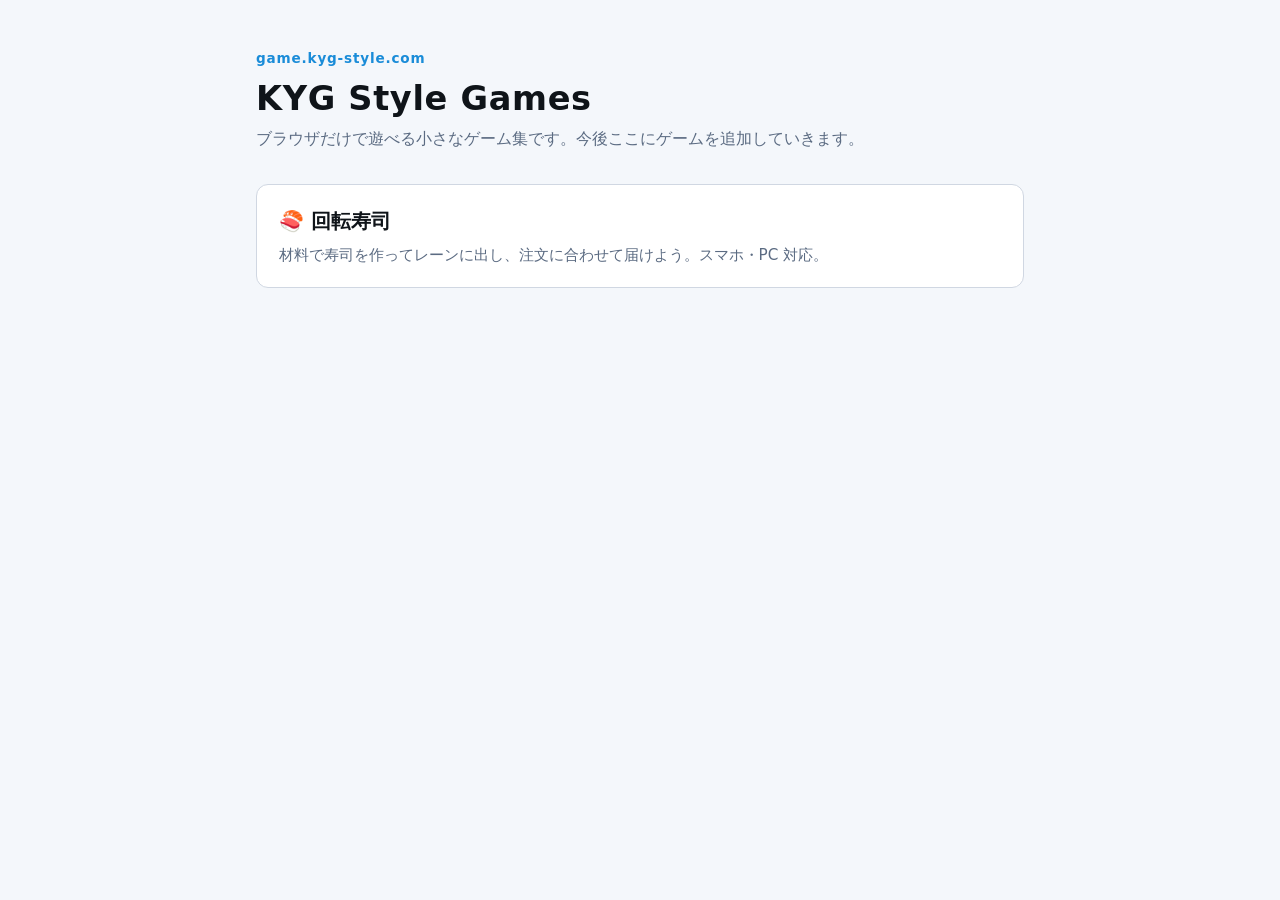
<file: index.html>
<!DOCTYPE html>
<html lang="ja">
<head>
  <meta charset="UTF-8">
  <meta name="viewport" content="width=device-width, initial-scale=1">
  <meta name="color-scheme" content="light dark">
  <meta name="theme-color" content="#0f1419" media="(prefers-color-scheme: dark)">
  <meta name="theme-color" content="#f4f7fb" media="(prefers-color-scheme: light)">
  <meta name="description" content="KYG Style のブラウザ向けゲーム集。回転寿司など。">
  <title>KYG Style Games</title>
  <link rel="stylesheet" href="style.css">
  <meta property="og:type" content="website">
  <meta property="og:site_name" content="KYG Style Games">
  <meta property="og:title" content="KYG Style Games">
  <meta property="og:description" content="ブラウザだけで遊べる小さなゲーム集。回転寿司など。">
  <meta property="og:url" content="https://game.kyg-style.com/">
  <meta name="twitter:card" content="summary">
  <meta name="twitter:title" content="KYG Style Games">
  <meta name="twitter:description" content="ブラウザだけで遊べる小さなゲーム集。回転寿司など。">
  <!-- Google Analytics (GA4) -->
  <script async src="https://www.googletagmanager.com/gtag/js?id=G-6NN07DBP18"></script>
  <script src="/analytics.js"></script>
</head>
<body>
  <main class="container">
    <header class="header">
      <p class="brand">game.kyg-style.com</p>
      <h1>KYG Style Games</h1>
      <p class="subtitle">ブラウザだけで遊べる小さなゲーム集です。今後ここにゲームを追加していきます。</p>
    </header>

    <section class="games" aria-label="ゲーム一覧">
      <a class="card" href="sushi/">
        <h2>🍣 回転寿司</h2>
        <p>材料で寿司を作ってレーンに出し、注文に合わせて届けよう。スマホ・PC 対応。</p>
      </a>
    </section>
  </main>
</body>
</html>
</file>
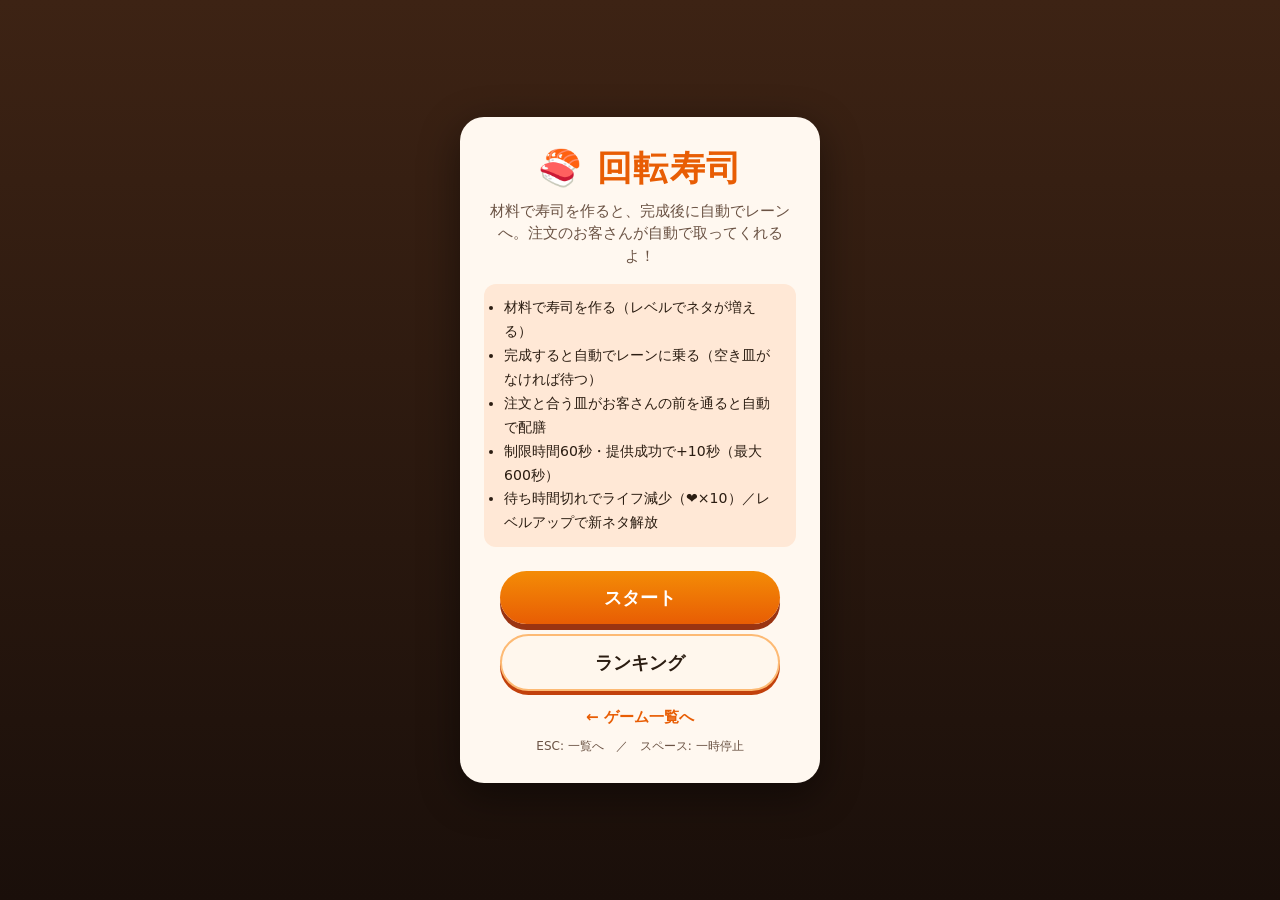
<file: sushi/index.html>
<!DOCTYPE html>
<html lang="ja">
<head>
  <meta charset="UTF-8" />
  <meta name="viewport" content="width=device-width, initial-scale=1, maximum-scale=1, user-scalable=no" />
  <meta name="apple-mobile-web-app-capable" content="yes" />
  <title>回転寿司ゲーム</title>
  <link rel="stylesheet" href="style.css?v=20260922m" />
  <!-- Google Analytics (GA4) -->
  <script async src="https://www.googletagmanager.com/gtag/js?id=G-6NN07DBP18"></script>
  <script src="/analytics.js"></script>
</head>
<body>
  <div id="app">
    <!-- Start screen -->
    <section id="start-screen" class="screen">
      <div class="panel">
        <h1 class="title">🍣 回転寿司</h1>
        <p class="subtitle">材料で寿司を作ると、完成後に自動でレーンへ。注文のお客さんが自動で取ってくれるよ！</p>
        <ul class="howto">
          <li>材料で寿司を作る（レベルでネタが増える）</li>
          <li>完成すると自動でレーンに乗る（空き皿がなければ待つ）</li>
          <li>注文と合う皿がお客さんの前を通ると自動で配膳</li>
          <li>制限時間60秒・提供成功で+10秒（最大600秒）</li>
          <li>待ち時間切れでライフ減少（❤️×10）／レベルアップで新ネタ解放</li>
        </ul>
        <div class="start-actions">
          <button id="btn-start" class="btn primary" type="button">スタート</button>
          <button id="btn-ranking-start" class="btn secondary" type="button">ランキング</button>
        </div>
        <div id="start-ranking-panel" class="ranking-panel hidden" aria-label="ランキング">
          <h3 class="ranking-title">全国ランキング TOP100</h3>
          <ol id="start-ranking-list" class="ranking-list"></ol>
          <button id="btn-ranking-close" class="btn secondary small" type="button">閉じる</button>
        </div>
        <a class="back-link" href="../">← ゲーム一覧へ</a>
        <p class="key-hint">ESC: 一覧へ　／　スペース: 一時停止</p>
      </div>
    </section>

    <!-- Game screen -->
    <section id="game-screen" class="screen hidden">
      <a id="btn-home" class="home-link" href="../" title="ゲーム一覧へ">← 一覧</a>
      <header id="hud">
        <div class="hud-item">
          <span class="hud-label">スコア</span>
          <span id="score" class="hud-value">0</span>
        </div>
        <div class="hud-item">
          <span class="hud-label">レベル</span>
          <span id="level" class="hud-value">1</span>
        </div>
        <div class="hud-item hud-time">
          <span class="hud-label">残り時間</span>
          <span id="time-left" class="hud-value">60秒</span>
        </div>
        <div class="hud-item">
          <span class="hud-label">ライフ</span>
          <span id="lives" class="hud-value lives">❤️❤️❤️❤️❤️❤️❤️❤️❤️❤️</span>
        </div>
        <div class="hud-item">
          <span class="hud-label">お客</span>
          <span id="customer-count" class="hud-value">1</span>
        </div>
      </header>

      <div id="customers" aria-label="お客さん"></div>

      <div id="belt-area">
        <div id="belt-track">
          <div class="belt-inner"></div>
          <div id="plates"></div>
        </div>
        <div class="shop-sign">回転寿司</div>
      </div>

      <div id="craft-panel" aria-label="寿司づくり">
        <div id="craft-preview" class="craft-preview" aria-hidden="true"><span class="sushi-icon empty-dish size-lg" aria-hidden="true"></span></div>
        <div id="craft-progress" class="craft-progress">材料を選んでね</div>
        <div id="craft-ingredients" class="craft-ingredients" role="group" aria-label="材料"></div>
        <button id="btn-place" class="btn place hidden" type="button" disabled aria-hidden="true" tabindex="-1">レーンに出す</button>
      </div>

      <div id="toast" class="toast hidden" aria-live="polite"></div>
      <div id="pause-overlay" class="pause-overlay hidden" aria-hidden="true">
        <div class="pause-panel">
          <p class="pause-title">一時停止</p>
          <p class="pause-hint">スペースでもう一度 → 再開</p>
          <a class="back-link" href="../">← ゲーム一覧へ</a>
        </div>
      </div>
    </section>

    <!-- Game over screen -->
    <section id="gameover-screen" class="screen hidden">
      <div class="panel gameover-panel">
        <h2 class="title" id="gameover-title">ゲームオーバー</h2>
        <p class="final-score">スコア: <strong id="final-score">0</strong></p>
        <p class="final-meta" id="final-meta"></p>
        <p class="final-hint" id="final-hint"></p>

        <div id="ranking-form" class="ranking-form">
          <p class="ranking-form-label">全国ランキングに登録（任意）</p>
          <div class="ranking-form-row">
            <input id="rank-name" type="text" maxlength="12" placeholder="なまえ（12文字まで）" autocomplete="off" />
            <button id="btn-rank-submit" class="btn primary small" type="button">登録</button>
          </div>
          <button id="btn-rank-skip" class="btn secondary small" type="button">スキップ</button>
        </div>

        <div id="gameover-ranking" class="ranking-panel">
          <h3 class="ranking-title">全国ランキング TOP100</h3>
          <ol id="gameover-ranking-list" class="ranking-list"></ol>
        </div>

        <button id="btn-retry" class="btn primary" type="button">もう一度</button>
        <a class="back-link" href="../">← ゲーム一覧へ</a>
      </div>
    </section>
  </div>
  <script src="game.js?v=20260922m"></script>
</body>
</html>
</file>
<file: style.css>
:root {
  color-scheme: light dark;
  --bg: #0f1419;
  --surface: #1a2332;
  --border: #2f3b4d;
  --text: #e7ecf3;
  --muted: #8b9bb4;
  --accent: #1d9bf0;
  --accent-hover: #1a8cd8;
  --radius: 12px;
  --font: system-ui, -apple-system, "Segoe UI", "Hiragino Sans", "Noto Sans JP", sans-serif;
  --mono: ui-monospace, "SF Mono", Menlo, Consolas, monospace;
  --container-max: 42rem;
  --page-pad-x: 1rem;
  --page-pad-y: 2.5rem;
}

@media (prefers-color-scheme: light) {
  :root {
    --bg: #f4f7fb;
    --surface: #ffffff;
    --border: #d0d7e2;
    --text: #0f1419;
    --muted: #5b6b82;
    --accent: #1a8cd8;
    --accent-hover: #1577b8;
  }
}

*,
*::before,
*::after {
  box-sizing: border-box;
}

html {
  color-scheme: light dark;
  -webkit-text-size-adjust: 100%;
}

body {
  margin: 0;
  min-height: 100vh;
  min-height: 100dvh;
  font-family: var(--font);
  font-size: clamp(0.95rem, 0.9rem + 0.25vw, 1.05rem);
  background: var(--bg);
  color: var(--text);
  line-height: 1.6;
  overflow-x: hidden;
}

.container {
  width: min(100% - (var(--page-pad-x) * 2), var(--container-max));
  margin: 0 auto;
  padding: var(--page-pad-y) 0 calc(var(--page-pad-y) + env(safe-area-inset-bottom, 0px));
}

.brand {
  margin: 0 0 0.5rem;
  font-size: clamp(0.75rem, 0.7rem + 0.2vw, 0.85rem);
  font-weight: 600;
  letter-spacing: 0.06em;
  color: var(--accent);
  text-transform: lowercase;
}

.header h1 {
  margin: 0 0 0.4rem;
  font-size: clamp(1.45rem, 1.2rem + 1.2vw, 2.1rem);
  font-weight: 700;
  letter-spacing: 0.02em;
  line-height: 1.25;
}

.subtitle {
  margin: 0;
  color: var(--muted);
  font-size: clamp(0.9rem, 0.85rem + 0.25vw, 1rem);
}

.games {
  display: grid;
  gap: 1rem;
  margin-top: 2rem;
}

.card {
  display: block;
  padding: 1.25rem 1.35rem;
  min-height: 44px;
  border: 1px solid var(--border);
  border-radius: var(--radius);
  background: var(--surface);
  color: inherit;
  text-decoration: none;
  transition: border-color 0.15s ease, transform 0.15s ease, box-shadow 0.15s ease;
}

.card:hover,
.card:focus-visible {
  border-color: var(--accent);
  outline: none;
}

.card:focus-visible {
  box-shadow: 0 0 0 3px color-mix(in srgb, var(--accent) 35%, transparent);
}

.card h2 {
  margin: 0 0 0.4rem;
  font-size: clamp(1.05rem, 1rem + 0.4vw, 1.25rem);
  font-weight: 700;
  color: var(--text);
}

.card p {
  margin: 0;
  color: var(--muted);
  font-size: clamp(0.85rem, 0.8rem + 0.2vw, 0.95rem);
}

.footer {
  margin-top: 2.5rem;
  padding-top: 1rem;
  border-top: 1px solid var(--border);
  font-size: clamp(0.75rem, 0.7rem + 0.2vw, 0.85rem);
  color: var(--muted);
}

@media (max-width: 480px) {
  :root {
    --page-pad-x: 0.75rem;
    --page-pad-y: 1.5rem;
  }

  .card {
    padding: 1.1rem 1.15rem;
  }
}

@media (min-width: 768px) {
  :root {
    --container-max: 46rem;
    --page-pad-x: 1.25rem;
    --page-pad-y: 3rem;
  }

  .games {
    gap: 1.15rem;
  }
}

@media (min-width: 1024px) {
  :root {
    --container-max: 48rem;
  }
}
</file>
<file: sushi/style.css>
/* 回転寿司ゲーム — クラフト対応・レスポンシブ */
:root {
  --bg: #1a0f0a;
  --panel: #fff8f0;
  --accent: #e85d04;
  --accent2: #f48c06;
  --belt: #2d6a4f;
  --belt-dark: #1b4332;
  --wood: #c9a66b;
  --wood-dark: #8b6914;
  --text: #2b1d12;
  --muted: #6b5344;
  --danger: #d00000;
  --ok: #2d6a4f;
  --nigiri: #e63946;
  --gunkan: #457b9d;
  --maki: #2a9d8f;
  --radius: 16px;
  --safe-bottom: env(safe-area-inset-bottom, 0px);
  font-family: "Hiragino Sans", "Hiragino Kaku Gothic ProN", "Noto Sans JP",
    "Segoe UI", system-ui, sans-serif;
}

*,
*::before,
*::after {
  box-sizing: border-box;
  -webkit-tap-highlight-color: transparent;
}

html,
body {
  margin: 0;
  padding: 0;
  height: 100%;
  background: var(--bg);
  color: var(--text);
  overflow: hidden;
  touch-action: manipulation;
  user-select: none;
  -webkit-user-select: none;
}

#app {
  position: relative;
  width: 100%;
  height: 100%;
  max-height: 100dvh;
  margin: 0 auto;
  background: linear-gradient(180deg, #3d2314 0%, #1a0f0a 100%);
}

.screen {
  position: absolute;
  inset: 0;
  display: flex;
  flex-direction: column;
  align-items: center;
  justify-content: center;
  padding: 16px;
  padding-bottom: calc(16px + var(--safe-bottom));
}

#game-screen.screen {
  justify-content: flex-start;
  padding: 8px 10px;
  padding-bottom: calc(8px + var(--safe-bottom));
  gap: 4px;
  overflow: hidden;
  min-height: 0;
  height: 100%;
}

.screen.hidden {
  display: none;
}

.panel {
  background: var(--panel);
  border-radius: 24px;
  padding: 28px 24px;
  max-width: 360px;
  width: 100%;
  text-align: center;
  box-shadow: 0 12px 40px rgba(0, 0, 0, 0.45);
}

.title {
  margin: 0 0 8px;
  font-size: clamp(1.6rem, 6vw, 2.2rem);
  color: var(--accent);
  letter-spacing: 0.04em;
}

.subtitle {
  margin: 0 0 16px;
  color: var(--muted);
  font-size: 0.95rem;
  line-height: 1.5;
}

.howto {
  text-align: left;
  margin: 0 0 24px;
  padding: 12px 16px;
  background: #ffe8d6;
  border-radius: 12px;
  font-size: 0.88rem;
  line-height: 1.7;
  color: var(--text);
}

.howto li {
  margin-left: 4px;
}

.btn {
  appearance: none;
  border: none;
  border-radius: 999px;
  padding: 14px 36px;
  font-size: 1.15rem;
  font-weight: 700;
  cursor: pointer;
  transition: transform 0.12s ease, box-shadow 0.12s ease, opacity 0.12s;
  min-height: 44px;
}

.btn.primary {
  background: linear-gradient(180deg, var(--accent2), var(--accent));
  color: #fff;
  box-shadow: 0 6px 0 #9a3412;
}

.btn.primary:active {
  transform: translateY(3px);
  box-shadow: 0 3px 0 #9a3412;
}

.btn.place {
  width: 100%;
  max-width: 280px;
  margin: 0 auto;
  display: block;
  background: linear-gradient(180deg, #52b788, #2d6a4f);
  color: #fff;
  box-shadow: 0 4px 0 #1b4332;
  font-size: 1.05rem;
  padding: 12px 20px;
}

.btn.place:active:not(:disabled) {
  transform: translateY(2px);
  box-shadow: 0 2px 0 #1b4332;
}

.btn.place:disabled {
  opacity: 0.45;
  cursor: not-allowed;
  box-shadow: 0 2px 0 #1b4332;
}

.final-score {
  font-size: 1.25rem;
  margin: 12px 0;
}

.final-hint {
  color: var(--muted);
  font-size: 0.9rem;
  margin-bottom: 20px;
}

/* HUD */
#hud {
  display: flex;
  justify-content: space-between;
  gap: 8px;
  width: 100%;
  max-width: 640px;
  padding: 4px 0;
  flex-shrink: 0;
}

.hud-item {
  flex: 1;
  min-width: 0;
  background: rgba(255, 248, 240, 0.95);
  border-radius: 12px;
  padding: 6px 4px;
  text-align: center;
  box-shadow: 0 2px 8px rgba(0, 0, 0, 0.25);
}

.hud-label {
  display: block;
  font-size: 0.68rem;
  color: var(--muted);
  font-weight: 600;
  letter-spacing: 0.06em;
}

.hud-value {
  display: block;
  font-size: 1.1rem;
  font-weight: 800;
  color: var(--text);
  margin-top: 2px;
  line-height: 1.2;
}

.hud-value.lives {
  font-size: 0.95rem;
  letter-spacing: 1px;
}

/* Customers */
#customers {
  display: flex;
  flex-direction: row;
  justify-content: flex-start;
  align-items: stretch;
  flex-wrap: nowrap !important;
  gap: 6px;
  width: 100%;
  max-width: 640px;
  min-height: 0;
  max-height: 108px;
  padding: 2px 2px;
  flex-shrink: 0;
  overflow-x: auto;
  overflow-y: hidden;
  -webkit-overflow-scrolling: touch;
  scrollbar-width: thin;
}

.customer {
  flex: 0 0 auto;
  width: 92px;
  min-width: 92px;
  max-width: 92px;
  background: #fff8f0;
  border-radius: 14px;
  padding: 6px 6px 8px;
  text-align: center;
  box-shadow: 0 3px 10px rgba(0, 0, 0, 0.3);
  position: relative;
  animation: pop-in 0.35s ease;
  border: 2px solid transparent;
  transition: border-color 0.15s, transform 0.15s;
}

.customer.urgent {
  border-color: var(--danger);
  animation: shake 0.4s ease infinite;
}

.customer.served {
  transform: scale(0.85);
  opacity: 0;
  transition: all 0.3s ease;
}

@keyframes pop-in {
  from {
    transform: scale(0.5);
    opacity: 0;
  }
  to {
    transform: scale(1);
    opacity: 1;
  }
}

@keyframes shake {
  0%,
  100% {
    transform: translateX(0);
  }
  25% {
    transform: translateX(-3px);
  }
  75% {
    transform: translateX(3px);
  }
}

@keyframes craft-shake {
  0%,
  100% {
    transform: translateX(0);
  }
  20% {
    transform: translateX(-6px);
  }
  40% {
    transform: translateX(6px);
  }
  60% {
    transform: translateX(-4px);
  }
  80% {
    transform: translateX(4px);
  }
}

.customer-face {
  font-size: 1.5rem;
  line-height: 1;
}

.customer-order {
  display: flex;
  flex-direction: column;
  align-items: center;
  gap: 2px;
  margin: 2px 0 4px;
}

.customer-order-emoji {
  font-size: 1.35rem;
  line-height: 1;
}

.customer-order-name {
  font-size: 0.68rem;
  font-weight: 700;
  color: var(--text);
  line-height: 1.2;
}

.customer-name {
  font-size: 0.62rem;
  color: var(--muted);
  font-weight: 600;
}

.type-badge {
  display: inline-block;
  font-size: 0.58rem;
  font-weight: 800;
  letter-spacing: 0.04em;
  padding: 2px 6px;
  border-radius: 999px;
  color: #fff;
  line-height: 1.3;
  margin-top: 2px;
}

.type-badge.nigiri {
  background: var(--nigiri);
}

.type-badge.gunkan {
  background: var(--gunkan);
}

.type-badge.maki {
  background: var(--maki);
}

.patience-bar {
  height: 6px;
  background: #e8d5c4;
  border-radius: 3px;
  margin-top: 6px;
  overflow: hidden;
}

.patience-fill {
  height: 100%;
  width: 100%;
  background: linear-gradient(90deg, #52b788, #f4a261, #e63946);
  background-size: 200% 100%;
  border-radius: 3px;
  transform-origin: left center;
  transition: transform 0.1s linear;
}

/* Belt area */
#belt-area {
  flex: 0 1 auto;
  flex-shrink: 1;
  width: 100%;
  max-width: 1100px;
  min-height: 0;
  position: relative;
  display: flex;
  align-items: flex-start;
  justify-content: center;
  padding: 0 2px 0;
  margin-bottom: -6px;
}

#belt-track {
  position: relative;
  width: 100%;
  height: 100%;
  max-height: 280px;
  min-height: 170px;
  aspect-ratio: 3.2 / 1;
  border-radius: 50% / 28%;
  background: linear-gradient(145deg, var(--belt), var(--belt-dark));
  box-shadow:
    inset 0 0 0 14px var(--wood),
    inset 0 0 0 20px var(--wood-dark),
    0 8px 24px rgba(0, 0, 0, 0.4);
  overflow: hidden;
}

.belt-inner {
  position: absolute;
  left: 12%;
  top: 26%;
  right: 12%;
  bottom: 26%;
  border-radius: 50% / 30%;
  background: radial-gradient(ellipse at center, #4a2c1a 0%, #2a1810 70%);
  box-shadow: inset 0 0 20px rgba(0, 0, 0, 0.5);
  display: flex;
  align-items: center;
  justify-content: center;
}

.shop-sign {
  position: absolute;
  left: 50%;
  top: 50%;
  transform: translate(-50%, -50%);
  z-index: 2;
  pointer-events: none;
  background: rgba(255, 248, 240, 0.92);
  color: var(--accent);
  font-weight: 800;
  font-size: clamp(0.75rem, 3vw, 1rem);
  padding: 6px 12px;
  border-radius: 12px;
  letter-spacing: 0.12em;
  box-shadow: 0 2px 10px rgba(0, 0, 0, 0.25);
  border: 2px solid var(--accent2);
}

#plates {
  position: absolute;
  inset: 0;
  z-index: 3;
  pointer-events: none;
}

.plate {
  position: absolute;
  width: 58px;
  height: 58px;
  margin-left: -29px;
  margin-top: -29px;
  border-radius: 50%;
  background: radial-gradient(circle at 35% 30%, #fff 0%, #f0e6d8 55%, #d4c4a8 100%);
  box-shadow:
    0 3px 6px rgba(0, 0, 0, 0.35),
    inset 0 0 0 3px #e8dcc8,
    inset 0 0 0 5px #c9b896;
  display: flex;
  flex-direction: column;
  align-items: center;
  justify-content: center;
  cursor: default;
  pointer-events: none;
  transition: transform 0.12s ease, box-shadow 0.12s ease;
  will-change: left, top;
  padding: 0;
  border: none;
  font: inherit;
  color: inherit;
}

.plate.empty {
  opacity: 0.92;
}

.plate.filled {
  /* visual only — auto-serve, no tap */
}

.plate.flash-ok {
  box-shadow: 0 0 0 4px #52b788, 0 3px 6px rgba(0, 0, 0, 0.35);
}

.plate.flash-bad {
  box-shadow: 0 0 0 4px #e63946, 0 3px 6px rgba(0, 0, 0, 0.35);
}

.plate-emoji {
  font-size: 1.35rem;
  line-height: 1;
}

.plate.empty .plate-emoji {
  opacity: 0;
  font-size: 0.5rem;
}

.plate-label {
  font-size: 0.52rem;
  font-weight: 800;
  color: var(--text);
  line-height: 1.1;
  max-width: 52px;
  overflow: hidden;
  text-overflow: ellipsis;
  white-space: nowrap;
  margin-top: 1px;
}

.plate.empty .plate-label {
  display: none;
}

.plate-chip {
  position: absolute;
  top: -4px;
  right: -4px;
  font-size: 0.45rem;
  font-weight: 800;
  padding: 1px 4px;
  border-radius: 999px;
  color: #fff;
  line-height: 1.2;
}

.plate-chip.nigiri {
  background: var(--nigiri);
}

.plate-chip.gunkan {
  background: var(--gunkan);
}

.plate-chip.maki {
  background: var(--maki);
}

.plate.empty .plate-chip {
  display: none;
}

/* Craft panel */
#craft-panel {
  width: 100%;
  max-width: 640px;
  flex: 0 0 auto;
  flex-shrink: 0;
  background: rgba(255, 248, 240, 0.97);
  border-radius: 16px;
  padding: 4px 10px 10px;
  box-shadow: 0 -2px 16px rgba(0, 0, 0, 0.35);
  display: flex;
  flex-direction: column;
  gap: 6px;
  align-items: stretch;
  position: relative;
  z-index: 25;
  overflow: hidden;
  max-height: min(48dvh, 360px);
  transition: max-height 0.2s ease;
}

/* ネタ段数に合わせて材料枠を広げる */
#craft-panel[data-ing-rows="2"] {
  max-height: min(42dvh, 300px);
}
#craft-panel[data-ing-rows="3"] {
  max-height: min(52dvh, 400px);
}
#craft-panel[data-ing-rows="4"] {
  max-height: min(60dvh, 480px);
}
#craft-panel[data-ing-rows="5"] {
  max-height: min(68dvh, 560px);
}

#craft-panel.shake {
  animation: craft-shake 0.35s ease;
}

.craft-preview {
  order: 0;
  position: relative;
  z-index: 0;
  display: flex;
  align-items: center;
  justify-content: center;
  gap: 4px;
  min-height: 44px;
  max-height: 56px;
  margin-top: 0;
  padding: 2px 8px;
  text-align: center;
  line-height: 1;
  letter-spacing: 0;
  pointer-events: none !important;
  overflow: hidden;
  transition: transform 0.18s ease, margin-top 0.18s ease;
}

/* Ready preview stays in its slot — do not overlap ingredients */
#craft-preview.ready,
#craft-panel.ready .craft-preview {
  transform: none;
  margin-top: 0;
  margin-bottom: 0;
  padding-bottom: 2px;
}

.craft-progress {
  order: 1;
  position: relative;
  z-index: 1;
  text-align: center;
  font-size: 0.82rem;
  font-weight: 700;
  color: var(--text);
  line-height: 1.35;
  min-height: 1.35em;
}

.craft-ingredients {
  order: 2;
  position: relative;
  z-index: 10;
  display: grid;
  grid-template-columns: repeat(6, minmax(0, 1fr));
  justify-items: stretch;
  gap: 6px;
  overflow-y: auto;
  max-height: min(200px, 36dvh);
  -webkit-overflow-scrolling: touch;
  pointer-events: auto;
  transition: max-height 0.2s ease;
}
.craft-ingredients[data-ing-rows="2"] {
  max-height: min(160px, 30dvh);
}
.craft-ingredients[data-ing-rows="3"] {
  max-height: min(230px, 40dvh);
}
.craft-ingredients[data-ing-rows="4"] {
  max-height: min(300px, 48dvh);
}
.craft-ingredients[data-ing-rows="5"] {
  max-height: min(380px, 56dvh);
}

.craft-ingredients .ing-btn {
  position: relative;
  z-index: 11;
  pointer-events: auto;
  touch-action: manipulation;
}

#btn-place {
  order: 3;
  position: relative;
  z-index: 1;
}

.ing-btn {
  appearance: none;
  border: 2px solid #e8d5c4;
  background: #fff;
  border-radius: 12px;
  min-width: 64px;
  min-height: 44px;
  padding: 6px 8px;
  font-size: 0.72rem;
  font-weight: 700;
  color: var(--text);
  cursor: pointer;
  display: flex;
  flex-direction: column;
  align-items: center;
  justify-content: center;
  gap: 2px;
  transition: transform 0.1s, border-color 0.1s, opacity 0.1s, background 0.1s;
  touch-action: manipulation;
}

.ing-btn .ing-emoji {
  font-size: 1.15rem;
  line-height: 1;
}

.ing-btn:active:not(:disabled) {
  transform: scale(0.94);
}

.ing-btn:disabled {
  opacity: 0.35;
  cursor: not-allowed;
}

.ing-btn.enabled {
  border-color: var(--accent2);
  background: #fff3e6;
}

.ing-btn.base {
  border-color: #c9a66b;
}

.ing-btn.neta {
  border-color: #e8a0a0;
}

/* Toast */
.toast {
  position: absolute;
  /* クラフト欄・プレビューと被らないよう画面上部（HUD直下）へ */
  top: calc(56px + env(safe-area-inset-top, 0px));
  bottom: auto;
  left: 50%;
  transform: translateX(-50%);
  background: rgba(0, 0, 0, 0.8);
  color: #fff;
  padding: 10px 20px;
  border-radius: 999px;
  font-weight: 700;
  font-size: 0.9rem;
  z-index: 40;
  pointer-events: none;
  white-space: nowrap;
  max-width: min(92%, 420px);
  overflow: hidden;
  text-overflow: ellipsis;
  display: flex;
  align-items: center;
  justify-content: center;
  gap: 6px;
  box-shadow: 0 4px 16px rgba(0, 0, 0, 0.35);
}

.toast .sushi-icon {
  width: 28px;
  height: 28px;
  flex-shrink: 0;
}

.toast.ok {
  background: rgba(45, 106, 79, 0.92);
}

.toast.bad {
  background: rgba(208, 0, 0, 0.92);
}

.toast.hidden {
  display: none;
}

/* Desktop / tablet */
@media (min-width: 600px) {
  .customer {
    width: 102px;
  }
  .customer-face {
    font-size: 1.7rem;
  }
  .customer-order-emoji {
    font-size: 1.5rem;
  }
  .plate {
    width: 66px;
    height: 66px;
    margin-left: -33px;
    margin-top: -33px;
  }
  .plate-emoji {
    font-size: 1.55rem;
  }
  .plate-label {
    font-size: 0.58rem;
  }
  #belt-track {
    max-height: 300px;
    min-height: 190px;
  }
  .ing-btn {
    min-width: 72px;
  }
}

@media (max-height: 640px) {
  .howto {
    font-size: 0.8rem;
  }
  #customers {
    min-height: 0;
    max-height: 100px;
    flex-wrap: nowrap !important;
  }
  .customer {
    flex: 0 0 auto;
    width: 78px;
    min-width: 78px;
    max-width: 78px;
    padding: 4px;
  }
  .plate {
    width: 50px;
    height: 50px;
    margin-left: -25px;
    margin-top: -25px;
  }
  .plate-emoji {
    font-size: 1.15rem;
  }
  .plate-label {
    font-size: 0.45rem;
  }
  #belt-track {
    min-height: 130px;
    max-height: 180px;
  }
  .craft-preview {
    font-size: 1.3rem;
    min-height: 44px;
    margin-top: -4px;
  }
  #craft-preview.ready,
  #craft-panel.ready .craft-preview {
    transform: translateY(-12px);
    margin-top: -10px;
    margin-bottom: 2px;
    padding-bottom: 6px;
  }
  .toast {
    top: calc(64px + env(safe-area-inset-top, 0px));
    bottom: auto;
  }
}

@media (max-height: 520px) {
  .howto {
    display: none;
  }
  .shop-sign {
    display: none;
  }
  .craft-preview {
    min-height: 40px;
    margin-top: -2px;
    padding-top: 2px;
  }
  #craft-preview.ready,
  #craft-panel.ready .craft-preview {
    transform: translateY(-10px);
    margin-top: -6px;
    margin-bottom: 0;
    padding-bottom: 4px;
  }
  #craft-panel {
    padding-top: 2px;
    gap: 4px;
  }
}

/* —— Sushi / ingredient icons (CSS, not emoji) —— */
.sushi-icon {
  position: relative;
  display: inline-block;
  width: 36px;
  height: 36px;
  vertical-align: middle;
  flex-shrink: 0;
}

.sushi-icon.size-sm {
  width: 28px;
  height: 28px;
}

.sushi-icon.size-md {
  width: 36px;
  height: 36px;
}

.sushi-icon.size-lg {
  width: 48px;
  height: 48px;
}

.sushi-icon > * {
  position: absolute;
  box-sizing: border-box;
  pointer-events: none;
}

/* Shared rice */
.sushi-icon .si-rice {
  background: linear-gradient(180deg, #fffef8 0%, #f5edd8 55%, #e8dcc0 100%);
  box-shadow:
    inset 0 -2px 3px rgba(180, 150, 100, 0.35),
    0 1px 2px rgba(0, 0, 0, 0.15);
}

/* —— にぎり —— */
.sushi-icon.nigiri .si-rice {
  left: 12%;
  right: 12%;
  bottom: 8%;
  height: 42%;
  border-radius: 50% / 55%;
}

.sushi-icon.nigiri .si-topping {
  left: 10%;
  right: 10%;
  top: 12%;
  height: 48%;
  border-radius: 42% / 48%;
  box-shadow: 0 1px 2px rgba(0, 0, 0, 0.2);
}

.sushi-icon.nigiri.maguro .si-topping {
  background: linear-gradient(180deg, #e85a6b 0%, #c1121f 45%, #9b0c18 100%);
}

.sushi-icon.nigiri.salmon .si-topping {
  background:
    linear-gradient(90deg, transparent 18%, rgba(255, 240, 220, 0.85) 20%, transparent 22%,
      transparent 48%, rgba(255, 240, 220, 0.75) 50%, transparent 52%,
      transparent 72%, rgba(255, 240, 220, 0.7) 74%, transparent 76%),
    linear-gradient(180deg, #ff9f6b 0%, #ff7a45 40%, #e85d2a 100%);
}

.sushi-icon.nigiri.ebi .si-topping {
  left: 14%;
  right: 14%;
  top: 8%;
  height: 55%;
  border-radius: 60% 60% 45% 45% / 70% 70% 40% 40%;
  background: linear-gradient(180deg, #ffb4a8 0%, #f4847a 40%, #e06a60 100%);
  box-shadow:
    inset 0 0 0 1px rgba(180, 60, 50, 0.25),
    0 1px 2px rgba(0, 0, 0, 0.15);
  transform: rotate(-8deg);
}

.sushi-icon.nigiri.ebi .si-topping::after {
  content: "";
  position: absolute;
  left: 22%;
  right: 22%;
  top: 28%;
  height: 2px;
  background: rgba(180, 70, 60, 0.35);
  border-radius: 1px;
  box-shadow: 0 5px 0 rgba(180, 70, 60, 0.28), 0 10px 0 rgba(180, 70, 60, 0.22);
}

.sushi-icon.nigiri.tamago .si-topping {
  left: 14%;
  right: 14%;
  top: 10%;
  height: 52%;
  border-radius: 6px / 8px;
  background:
    linear-gradient(90deg, transparent 28%, rgba(120, 70, 20, 0.45) 30%, transparent 32%,
      transparent 62%, rgba(120, 70, 20, 0.4) 64%, transparent 66%),
    linear-gradient(180deg, #ffe566 0%, #f4c430 50%, #e0a820 100%);
  box-shadow: 0 1px 2px rgba(0, 0, 0, 0.18);
  border: 1.5px solid #8b5a12;
}

/* —— 軍艦 —— */
.sushi-icon.gunkan .si-rice {
  left: 18%;
  right: 18%;
  bottom: 10%;
  height: 48%;
  border-radius: 40% / 45%;
}

.sushi-icon.gunkan .si-nori {
  left: 14%;
  right: 14%;
  bottom: 6%;
  height: 58%;
  border-radius: 8px 8px 10px 10px;
  background: linear-gradient(90deg, #1a2e1a 0%, #0d1f0d 40%, #243824 70%, #0a180a 100%);
  box-shadow: inset 0 0 0 1px rgba(255, 255, 255, 0.06);
  z-index: 1;
}

.sushi-icon.gunkan .si-rice {
  z-index: 2;
  left: 22%;
  right: 22%;
  bottom: 14%;
  height: 40%;
}

.sushi-icon.gunkan .si-topping {
  left: 22%;
  right: 22%;
  top: 10%;
  height: 42%;
  z-index: 3;
  border-radius: 50% 50% 40% 40% / 55% 55% 40% 40%;
}

.sushi-icon.gunkan.ikura .si-topping {
  background: transparent;
  box-shadow: none;
}

.sushi-icon.gunkan.ikura .si-topping::before,
.sushi-icon.gunkan.ikura .si-topping::after {
  content: "";
  position: absolute;
  width: 38%;
  height: 38%;
  border-radius: 50%;
  background: radial-gradient(circle at 35% 30%, #ffb347, #e85d04 55%, #c2410c 100%);
  box-shadow:
    0 0 0 1px rgba(150, 40, 0, 0.25),
    inset -1px -1px 2px rgba(0, 0, 0, 0.2),
    inset 1px 1px 2px rgba(255, 255, 255, 0.45);
}

.sushi-icon.gunkan.ikura .si-topping::before {
  left: 8%;
  top: 18%;
  box-shadow:
    0 0 0 1px rgba(150, 40, 0, 0.25),
    inset -1px -1px 2px rgba(0, 0, 0, 0.2),
    inset 1px 1px 2px rgba(255, 255, 255, 0.45),
    22px 4px 0 0 #ff8c2a,
    11px 16px 0 0 #e85d04,
    28px 18px 0 -1px #f97316;
}

.sushi-icon.gunkan.ikura .si-topping::after {
  right: 6%;
  top: 8%;
  width: 34%;
  height: 34%;
  background: radial-gradient(circle at 35% 30%, #ffc078, #ea580c 60%, #c2410c);
}

.sushi-icon.gunkan.uni .si-topping {
  background:
    repeating-linear-gradient(
      95deg,
      #fbbf24 0 18%,
      #f59e0b 18% 36%,
      #fcd34d 36% 52%,
      #d97706 52% 70%,
      #fbbf24 70% 88%,
      #ea580c 88% 100%
    );
  border-radius: 45% 45% 35% 35% / 60% 60% 35% 35%;
  box-shadow:
    inset 0 -2px 4px rgba(120, 60, 0, 0.3),
    0 1px 2px rgba(0, 0, 0, 0.15);
}

/* —— 巻物 —— */
.sushi-icon.maki .si-nori-ring {
  inset: 8%;
  border-radius: 50%;
  background: #0d1f0d;
  box-shadow: inset 0 0 0 1px rgba(255, 255, 255, 0.08);
}

.sushi-icon.maki .si-rice-fill {
  inset: 18%;
  border-radius: 50%;
  background: radial-gradient(circle at 40% 35%, #fffef8, #efe4c8);
}

.sushi-icon.maki .si-center {
  left: 38%;
  right: 38%;
  top: 38%;
  bottom: 38%;
  border-radius: 50%;
}

.sushi-icon.maki.kappa .si-center {
  background: linear-gradient(135deg, #86efac, #16a34a 55%, #15803d);
  border-radius: 30%;
  transform: rotate(20deg);
}

.sushi-icon.maki.tekka .si-center {
  background: linear-gradient(135deg, #f87171, #dc2626 50%, #991b1b);
}

/* —— Ingredient-only icons —— */
.sushi-icon.ing.shari .si-rice {
  left: 15%;
  right: 15%;
  top: 28%;
  bottom: 22%;
  border-radius: 50% / 55%;
}

.sushi-icon.ing.nori .si-sheet {
  left: 18%;
  right: 18%;
  top: 16%;
  bottom: 16%;
  border-radius: 3px;
  background: linear-gradient(135deg, #1a3320 0%, #0a180a 45%, #243d28 70%, #0d1f0d 100%);
  box-shadow:
    inset 0 0 0 1px rgba(255, 255, 255, 0.08),
    0 1px 2px rgba(0, 0, 0, 0.25);
}

.sushi-icon.ing.maguro .si-topping,
.sushi-icon.ing.salmon .si-topping,
.sushi-icon.ing.ebi .si-topping,
.sushi-icon.ing.tamago .si-topping {
  left: 12%;
  right: 12%;
  top: 28%;
  bottom: 28%;
  border-radius: 42% / 50%;
  box-shadow: 0 1px 2px rgba(0, 0, 0, 0.2);
}

.sushi-icon.ing.maguro .si-topping {
  background: linear-gradient(180deg, #e85a6b 0%, #c1121f 50%, #9b0c18 100%);
}

.sushi-icon.ing.salmon .si-topping {
  background:
    linear-gradient(90deg, transparent 20%, rgba(255, 240, 220, 0.85) 22%, transparent 24%,
      transparent 55%, rgba(255, 240, 220, 0.75) 57%, transparent 59%),
    linear-gradient(180deg, #ff9f6b 0%, #ff7a45 45%, #e85d2a 100%);
}

.sushi-icon.ing.ebi .si-topping {
  border-radius: 60% 60% 45% 45% / 70% 70% 40% 40%;
  background: linear-gradient(180deg, #ffb4a8 0%, #f4847a 45%, #e06a60 100%);
  transform: rotate(-12deg);
  top: 22%;
  bottom: 22%;
}

.sushi-icon.ing.tamago .si-topping {
  border-radius: 5px;
  background:
    linear-gradient(90deg, transparent 30%, rgba(120, 70, 20, 0.45) 32%, transparent 34%,
      transparent 64%, rgba(120, 70, 20, 0.4) 66%, transparent 68%),
    linear-gradient(180deg, #ffe566 0%, #f4c430 50%, #e0a820 100%);
  border: 1.5px solid #8b5a12;
  left: 18%;
  right: 18%;
  top: 24%;
  bottom: 24%;
}

.sushi-icon.ing.ikura .si-topping {
  inset: 18%;
  background: transparent;
  box-shadow: none;
}

.sushi-icon.ing.ikura .si-topping::before {
  content: "";
  position: absolute;
  width: 42%;
  height: 42%;
  left: 8%;
  top: 20%;
  border-radius: 50%;
  background: radial-gradient(circle at 35% 30%, #ffb347, #e85d04 55%, #c2410c);
  box-shadow:
    16px -2px 0 0 #ff8c2a,
    8px 14px 0 0 #ea580c,
    20px 12px 0 -1px #f97316,
    inset 1px 1px 2px rgba(255, 255, 255, 0.4);
}

.sushi-icon.ing.uni .si-topping {
  left: 16%;
  right: 16%;
  top: 26%;
  bottom: 26%;
  border-radius: 45% / 55%;
  background:
    repeating-linear-gradient(
      100deg,
      #fbbf24 0 18%,
      #f59e0b 18% 36%,
      #fcd34d 36% 52%,
      #d97706 52% 70%,
      #fbbf24 70% 88%,
      #ea580c 88% 100%
    );
  box-shadow: inset 0 -2px 3px rgba(120, 60, 0, 0.25);
}

.sushi-icon.ing.cucumber .si-topping {
  left: 38%;
  right: 38%;
  top: 16%;
  bottom: 16%;
  border-radius: 4px;
  background: linear-gradient(90deg, #86efac, #16a34a 50%, #15803d);
  box-shadow: inset 0 0 0 1px rgba(0, 80, 0, 0.25);
}

/* Empty / plate placeholder */
.sushi-icon.empty-dish {
  border-radius: 50%;
  background: radial-gradient(circle at 35% 30%, #fff 0%, #f0e6d8 55%, #d4c4a8 100%);
  box-shadow: inset 0 0 0 2px #e8dcc8;
  opacity: 0.7;
}

/* Craft / plate / customer icon slots */
.craft-preview .sushi-icon + .sushi-icon {
  margin-left: 2px;
}

.ing-btn .ing-icon {
  display: flex;
  align-items: center;
  justify-content: center;
  height: 32px;
}

.ing-btn .sushi-icon {
  width: 32px;
  height: 32px;
}

.plate-icon {
  display: flex;
  align-items: center;
  justify-content: center;
  line-height: 0;
}

.plate .sushi-icon {
  width: 30px;
  height: 30px;
}

.plate.empty .plate-icon {
  opacity: 0;
}

.customer-order-icon {
  display: flex;
  align-items: center;
  justify-content: center;
  min-height: 36px;
}

.customer-order-icon .sushi-icon {
  width: 36px;
  height: 36px;
}

@media (min-width: 600px) {
  .plate .sushi-icon {
    width: 34px;
    height: 34px;
  }
  .customer-order-icon .sushi-icon {
    width: 40px;
    height: 40px;
  }
  .ing-btn .sushi-icon {
    width: 34px;
    height: 34px;
  }
}

@media (max-height: 640px) {
  .plate .sushi-icon {
    width: 26px;
    height: 26px;
  }
  .craft-preview .sushi-icon.size-lg {
    width: 40px;
    height: 40px;
  }
}


/* Home / back links */
.back-link {
  display: inline-block;
  margin-top: 14px;
  color: var(--accent, #e85d04);
  font-weight: 700;
  font-size: 0.95rem;
  text-decoration: none;
}
.back-link:hover {
  text-decoration: underline;
}
.key-hint {
  margin: 10px 0 0;
  font-size: 0.75rem;
  color: var(--muted, #6b5344);
}
.home-link {
  position: absolute;
  top: calc(8px + env(safe-area-inset-top, 0px));
  left: 10px;
  z-index: 30;
  background: rgba(255, 248, 240, 0.92);
  color: var(--accent, #e85d04);
  font-weight: 700;
  font-size: 0.8rem;
  padding: 6px 10px;
  border-radius: 999px;
  text-decoration: none;
  box-shadow: 0 2px 8px rgba(0,0,0,0.2);
}
.pause-overlay {
  position: absolute;
  inset: 0;
  z-index: 50;
  background: rgba(0, 0, 0, 0.55);
  display: flex;
  align-items: center;
  justify-content: center;
  padding: 16px;
}
.pause-overlay.hidden {
  display: none;
}
.pause-panel {
  background: var(--panel, #fff8f0);
  border-radius: 20px;
  padding: 28px 24px;
  text-align: center;
  max-width: 280px;
  width: 100%;
  box-shadow: 0 12px 40px rgba(0,0,0,0.4);
}
.pause-title {
  margin: 0 0 8px;
  font-size: 1.5rem;
  font-weight: 800;
  color: var(--accent, #e85d04);
}
.pause-hint {
  margin: 0 0 4px;
  font-size: 0.9rem;
  color: var(--muted, #6b5344);
}

/* Mobile: keep craft reachable when 5 customers */
@media (max-width: 600px) {
  #customers {
    max-height: 88px;
    gap: 4px;
    justify-content: flex-start;
    flex-wrap: nowrap !important;
    overflow-x: auto;
    overflow-y: hidden;
  }
  .customer {
    flex: 0 0 auto !important;
    width: 72px;
    min-width: 72px;
    max-width: 72px;
    padding: 4px 4px 6px;
    border-radius: 12px;
  }
  .customer-face {
    font-size: 1.15rem;
  }
  .customer-order-emoji,
  .customer-order-icon .sushi-icon,
  .customer-order-icon .sushi-art {
    width: 28px !important;
    height: 28px !important;
    font-size: 1.05rem;
  }
  .customer-name,
  .customer-order-name {
    font-size: 0.62rem;
  }
  #belt-area {
    min-height: 96px;
    flex: 0 1 auto;
    align-items: flex-start;
    margin-bottom: -4px;
    padding: 0 2px;
  }
  #belt-track {
    min-height: 110px;
    max-height: 150px;
  }
  #craft-panel {
    max-height: min(52dvh, 340px);
    padding: 2px 8px 8px;
    gap: 4px;
  }
  #craft-panel[data-ing-rows="3"] {
    max-height: min(56dvh, 400px);
  }
  #craft-panel[data-ing-rows="4"] {
    max-height: min(62dvh, 460px);
  }
  #craft-panel[data-ing-rows="5"] {
    max-height: min(70dvh, 540px);
  }
  .craft-preview {
    min-height: 40px;
  }
  .ing-btn {
    min-width: 52px;
    min-height: 38px;
    padding: 3px 5px;
  }
}

@media (max-width: 600px) and (max-height: 700px) {
  #hud {
    padding: 4px 6px;
    gap: 4px;
  }
  .hud-item {
    padding: 2px 6px;
  }
  #customers {
    max-height: 78px;
    flex-wrap: nowrap !important;
  }
  .customer {
    flex: 0 0 auto !important;
    width: 64px;
    min-width: 64px;
    max-width: 64px;
  }
  #belt-track {
    min-height: 96px;
    max-height: 140px;
  }
}

/* Craft buttons must stay tappable over preview art */
@media (max-width: 600px) {
  #craft-panel {
    overflow: hidden;
    max-height: min(54dvh, 360px);
  }
  #craft-panel[data-ing-rows="3"] {
    max-height: min(58dvh, 420px);
  }
  #craft-panel[data-ing-rows="4"] {
    max-height: min(64dvh, 480px);
  }
  #craft-panel[data-ing-rows="5"] {
    max-height: min(72dvh, 560px);
  }
  .craft-preview {
    min-height: 36px;
    max-height: 44px;
    z-index: 0;
    pointer-events: none !important;
  }
  .craft-preview .sushi-art,
  .craft-preview .sushi-art.size-lg,
  .craft-preview .sushi-art.size-preview {
    width: 18px !important;
    height: 18px !important;
  }
  .craft-ingredients {
    z-index: 20;
    max-height: min(180px, 34dvh);
    gap: 4px;
  }
  .craft-ingredients[data-ing-rows="3"] {
    max-height: min(240px, 42dvh);
  }
  .craft-ingredients[data-ing-rows="4"] {
    max-height: min(300px, 50dvh);
  }
  .craft-ingredients[data-ing-rows="5"] {
    max-height: min(360px, 56dvh);
  }
  .ing-btn {
    z-index: 21;
    min-width: 50px;
    min-height: 38px;
    padding: 2px 3px 4px;
  }
  .ing-btn .sushi-art,
  .ing-btn .sushi-art.size-sm,
  .ing-btn .sushi-art.size-ing {
    width: 18px !important;
    height: 18px !important;
  }
  .ing-btn .ing-name {
    font-size: 0.65rem;
  }
}

/* PNG sushi art — always fit containers (native PNGs are 256px) */
.sushi-art {
  display: block;
  width: 20px;
  height: 20px;
  max-width: 100%;
  max-height: 100%;
  object-fit: contain;
  object-position: center;
  pointer-events: none !important;
  user-select: none;
  -webkit-user-drag: none;
}
.sushi-art.size-sm,
.sushi-art.size-plate { width: 18px; height: 18px; }
.sushi-art.size-md,
.sushi-art.size-order,
.sushi-art.size-ing,
.sushi-art.size-preview { width: 20px; height: 20px; }
.sushi-art.size-lg { width: 22px; height: 22px; }

.plate-icon {
  display: flex;
  align-items: center;
  justify-content: center;
  width: 36px;
  height: 36px;
  max-width: 70%;
  max-height: 70%;
  overflow: hidden;
  line-height: 0;
}
.plate .sushi-art,
.plate .sushi-art.size-sm,
.plate .sushi-art.size-md,
.plate .sushi-art.size-lg,
.plate .sushi-art.size-plate {
  width: 18px !important;
  height: 18px !important;
  max-width: 18px !important;
  max-height: 18px !important;
}
.plate {
  overflow: hidden;
}

.customer-order-icon {
  display: flex;
  align-items: center;
  justify-content: center;
  width: 100%;
  max-width: 100%;
  height: 30px;
  min-height: 30px;
  max-height: 30px;
  overflow: hidden;
  line-height: 0;
}
.customer-order-icon .sushi-art,
.customer-order-icon .sushi-art.size-sm,
.customer-order-icon .sushi-art.size-md,
.customer-order-icon .sushi-art.size-lg,
.customer-order-icon .sushi-art.size-order {
  width: 20px !important;
  height: 20px !important;
  max-width: 20px !important;
  max-height: 20px !important;
}
.customer {
  overflow: hidden;
}
.customer-order {
  overflow: hidden;
  max-width: 100%;
}

.ing-btn .sushi-art,
.ing-btn .sushi-art.size-sm,
.ing-btn .sushi-art.size-ing {
  width: 20px !important;
  height: 20px !important;
  max-width: 20px !important;
  max-height: 20px !important;
  margin: 0 auto;
}
.craft-preview .sushi-art,
.craft-preview .sushi-art.size-lg,
.craft-preview .sushi-art.size-preview,
.craft-preview .sushi-art.size-md {
  width: 20px !important;
  height: 20px !important;
  max-width: 20px !important;
  max-height: 20px !important;
}
.toast .sushi-art {
  width: 22px !important;
  height: 22px !important;
}

@media (min-width: 600px) {
  /* Keep desktop icons compact — do not enlarge past order size */
  .plate .sushi-art,
  .plate .sushi-art.size-plate {
    width: 20px !important;
    height: 20px !important;
  }
  .customer-order-icon {
    height: 28px;
    min-height: 28px;
    max-height: 28px;
  }
  .customer-order-icon .sushi-art,
  .customer-order-icon .sushi-art.size-order {
    width: 20px !important;
    height: 20px !important;
  }
  .ing-btn .sushi-art,
  .ing-btn .sushi-art.size-ing,
  .craft-preview .sushi-art,
  .craft-preview .sushi-art.size-preview,
  .craft-preview .sushi-art.size-lg {
    width: 20px !important;
    height: 20px !important;
  }
  .ing-btn {
    min-width: 56px;
    min-height: 48px;
    padding: 4px 6px;
  }
  .plate {
    width: 52px;
    height: 52px;
    margin-left: -26px;
    margin-top: -26px;
  }
}

@media (max-width: 600px) {
  .plate {
    width: 50px;
    height: 50px;
    margin-left: -25px;
    margin-top: -25px;
  }
  .plate .sushi-art,
  .plate .sushi-art.size-sm,
  .plate .sushi-art.size-md,
  .plate .sushi-art.size-lg,
  .plate .sushi-art.size-plate {
    width: 16px !important;
    height: 16px !important;
  }
  .plate-label {
    font-size: 0.45rem;
    max-width: 44px;
  }
  .customer-order-icon {
    height: 24px;
    min-height: 24px;
    max-height: 24px;
  }
  .customer-order-icon .sushi-art,
  .customer-order-icon .sushi-art.size-sm,
  .customer-order-icon .sushi-art.size-md,
  .customer-order-icon .sushi-art.size-order {
    width: 18px !important;
    height: 18px !important;
  }
}

/* —— 追加: 制限時間HUD / ランキング / 新ネタCSSフォールバック (v=20260921g) —— */
.btn.secondary {
  background: #fff7ed;
  color: var(--text);
  border: 2px solid #fdba74;
  box-shadow: 0 4px 0 #c2410c;
  margin-top: 10px;
}
.btn.secondary:active {
  transform: translateY(2px);
  box-shadow: 0 2px 0 #c2410c;
}
.btn.small {
  padding: 8px 18px;
  font-size: 0.95rem;
  min-height: 36px;
}

#btn-place.hidden,
.hidden {
  display: none !important;
}

.hud-item.hud-time .hud-value {
  color: #0369a1;
  font-variant-numeric: tabular-nums;
}
.hud-item.hud-time .hud-value.urgent {
  color: #dc2626;
  animation: time-pulse 0.6s ease-in-out infinite alternate;
}
@keyframes time-pulse {
  from { opacity: 1; }
  to { opacity: 0.65; }
}

#hud {
  flex-wrap: wrap;
  gap: 6px;
}
.hud-item {
  flex: 1 1 18%;
  min-width: 56px;
}

.final-meta {
  margin: 0 0 8px;
  color: var(--muted);
  font-size: 0.88rem;
}

.ranking-panel {
  margin: 14px 0 16px;
  padding: 12px;
  background: #fff7ed;
  border-radius: 14px;
  text-align: left;
  max-height: 220px;
  overflow: auto;
  border: 1px solid #fed7aa;
}
.ranking-title {
  margin: 0 0 8px;
  font-size: 0.95rem;
  color: #9a3412;
  text-align: center;
}
.ranking-list {
  list-style: none;
  margin: 0;
  padding: 0;
  font-size: 0.82rem;
}
.ranking-list li {
  display: grid;
  grid-template-columns: 1.4em 1fr auto;
  grid-template-rows: auto auto;
  gap: 0 6px;
  padding: 6px 4px;
  border-bottom: 1px dashed #fdba74;
  align-items: baseline;
}
.ranking-list li:last-child {
  border-bottom: none;
}
.ranking-list li.highlight {
  background: #ffedd5;
  border-radius: 8px;
}
.ranking-list .rank-pos {
  grid-row: 1 / 3;
  font-weight: 800;
  color: #c2410c;
}
.ranking-list .rank-name {
  font-weight: 700;
}
.ranking-list .rank-score {
  font-weight: 800;
  color: #9a3412;
}
.ranking-list .rank-meta {
  grid-column: 2 / 4;
  font-size: 0.72rem;
  color: var(--muted);
}
.ranking-empty {
  text-align: center;
  color: var(--muted);
  padding: 8px !important;
  display: block !important;
}

.ranking-form {
  margin: 12px 0 8px;
  padding: 12px;
  background: #fff;
  border-radius: 12px;
  border: 1px solid #e8d5c4;
}
.ranking-form-label {
  margin: 0 0 8px;
  font-size: 0.88rem;
  font-weight: 700;
}
.ranking-form-row {
  display: flex;
  gap: 8px;
  align-items: center;
  margin-bottom: 8px;
}
.ranking-form-row input {
  flex: 1;
  min-width: 0;
  padding: 10px 12px;
  border-radius: 10px;
  border: 2px solid #e8d5c4;
  font-size: 1rem;
  font-family: inherit;
}
.gameover-panel {
  max-width: 400px;
  max-height: min(92vh, 720px);
  overflow-y: auto;
}

#start-ranking-panel {
  margin-top: 12px;
}

/* 新ネタ CSS フォールバック色 */
.sushi-icon.nigiri.hamachi .si-topping,
.sushi-icon.ing.hamachi .si-topping {
  background: linear-gradient(180deg, #ffe08a 0%, #f0c14a 45%, #d4a017 100%);
}
.sushi-icon.nigiri.hotate .si-topping,
.sushi-icon.ing.hotate .si-topping {
  background: linear-gradient(180deg, #fff8e7 0%, #f5d9a8 50%, #e8c090 100%);
  border-radius: 50% / 55%;
}
.sushi-icon.gunkan.corn .si-topping,
.sushi-icon.ing.corn .si-topping {
  background: linear-gradient(180deg, #ffe566 0%, #f5c518 50%, #e0a800 100%);
  border-radius: 40%;
}
.sushi-icon.gunkan.negitoro .si-topping,
.sushi-icon.ing.negitoro .si-topping {
  background:
    linear-gradient(90deg, transparent 30%, rgba(40, 120, 40, 0.55) 32%, transparent 34%,
      transparent 60%, rgba(40, 120, 40, 0.5) 62%, transparent 64%),
    linear-gradient(180deg, #e85a6b 0%, #a10f1a 55%, #7a0b14 100%);
}
.sushi-icon.maki.natto .si-center {
  background: linear-gradient(180deg, #6b4f2a 0%, #4a3218 100%);
  box-shadow: 0 0 0 1px rgba(30, 20, 10, 0.35);
}
.sushi-icon.ing.natto .si-topping {
  background: linear-gradient(180deg, #6b4f2a 0%, #4a3218 100%);
  border-radius: 40%;
}

.sushi-emoji-fallback {
  filter: drop-shadow(0 1px 1px rgba(0, 0, 0, 0.15));
}

@media (max-width: 420px) {
  .hud-item {
    flex: 1 1 30%;
    padding: 4px 2px;
  }
  .hud-label {
    font-size: 0.6rem;
  }
  .hud-value {
    font-size: 0.95rem;
  }
  .hud-value.lives {
    font-size: 0.78rem;
  }
}

/* Start screen actions — same layout on phone and PC */
.start-actions {
  display: flex;
  flex-direction: column;
  align-items: stretch;
  gap: 10px;
  width: 100%;
  max-width: 280px;
  margin: 0 auto;
}
.start-actions .btn {
  display: block;
  width: 100%;
  margin: 0;
  box-sizing: border-box;
}
.start-actions .btn.secondary {
  margin-top: 0;
}
#start-screen .back-link {
  display: block;
  width: 100%;
  max-width: 280px;
  margin: 16px auto 0;
  text-align: center;
  clear: both;
}
#start-screen .key-hint {
  display: block;
  width: 100%;
  max-width: 280px;
  margin: 10px auto 0;
  text-align: center;
}

/* National ranking: allow scrolling through TOP100 */
.ranking-panel .ranking-list {
  max-height: min(52dvh, 420px);
  overflow-y: auto;
  -webkit-overflow-scrolling: touch;
  padding-right: 4px;
}

/* ときネタ（時間延長） */
.ing-btn.special {
  border-color: #f4a261;
  background: linear-gradient(180deg, #fff7e6, #ffe0a3);
  box-shadow: 0 0 0 2px rgba(244, 162, 97, 0.35);
  animation: toki-pulse 1.2s ease-in-out infinite;
}
@keyframes toki-pulse {
  0%, 100% { transform: scale(1); }
  50% { transform: scale(1.04); }
}
.customer.toki-order {
  border-color: #f4a261;
  box-shadow: 0 0 0 2px rgba(244, 162, 97, 0.4);
}
</file>
